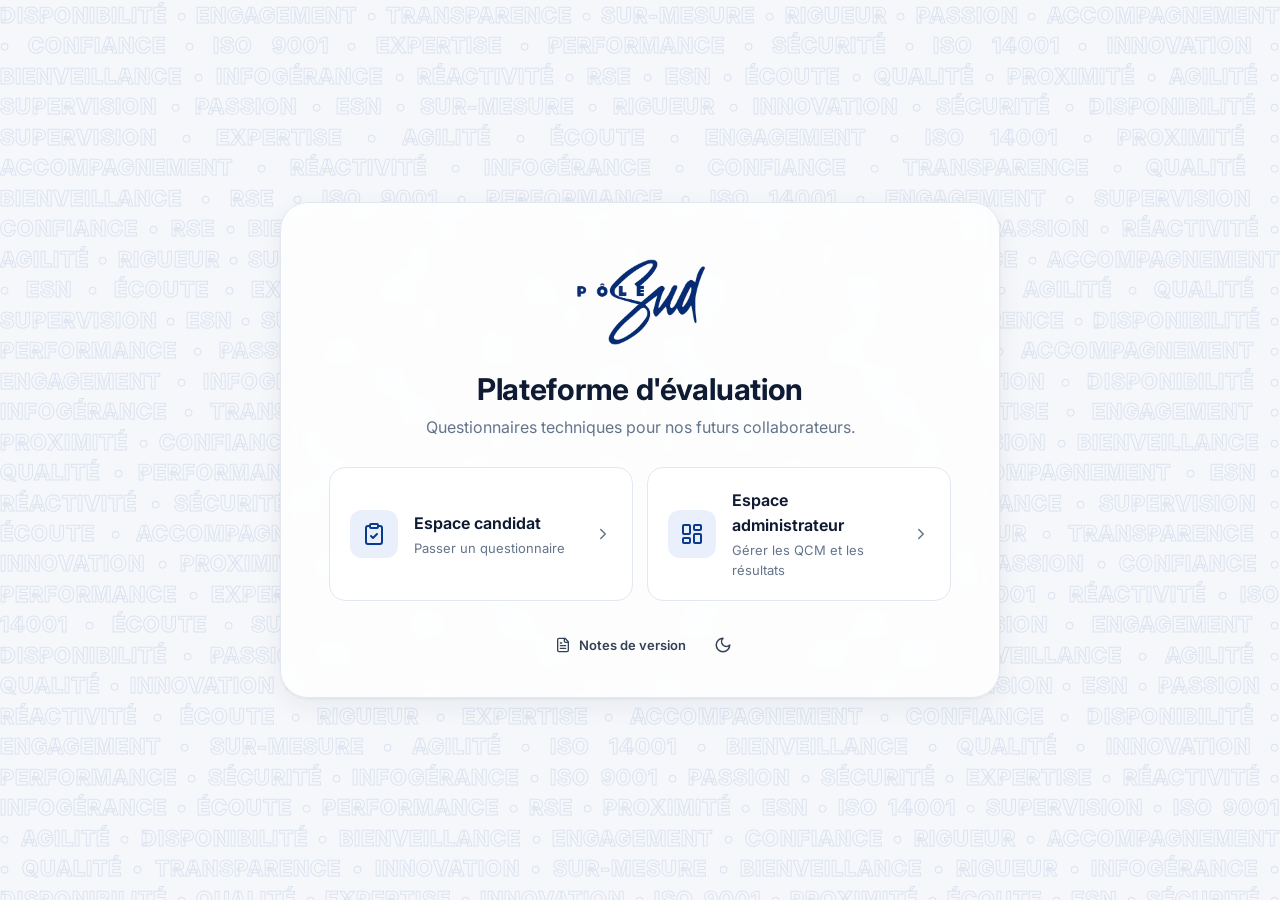
<file: public/index.html>
<!doctype html>
<html lang="fr">
<head>
  <meta charset="utf-8">
  <meta name="viewport" content="width=device-width, initial-scale=1">
  <title>Pôle Sud QCM</title>
  <meta name="description" content="Plateforme d'évaluation des candidats Pôle Sud.">
  <link rel="icon" type="image/png" href="favicon.png">
  <link rel="preconnect" href="https://fonts.googleapis.com">
  <link rel="preconnect" href="https://fonts.gstatic.com" crossorigin>
  <link rel="stylesheet" href="https://fonts.googleapis.com/css2?family=Inter:wght@400;500;600;700;800&display=swap">
  <script>try{var t=localStorage.getItem('qcm.theme');if(t)document.documentElement.dataset.theme=t;}catch(e){}</script>
  <link rel="stylesheet" href="styles.css">
  <script type="module">import { initPage } from "./js/ui.js"; initPage();</script>
</head>
<body class="landing-page">
  <!-- Fond typographique : mur des valeurs en lettres ajourées (rempli par script) -->
  <div class="value-cloud" aria-hidden="true"><div class="wall" id="valueWall"></div></div>

  <main class="landing">
    <div class="hublot">
      <div>
        <img class="logo-main" src="assets/logo-polesud.png" alt="Pôle Sud">
        <h1 style="margin-top:18px">Plateforme d'évaluation</h1>
        <p class="lead">Questionnaires techniques pour nos futurs collaborateurs.</p>
      </div>

      <nav class="portal-cards" aria-label="Choisir un espace">
        <a class="portal-card" href="candidate.html">
          <span class="pc-icon"><i data-icon="clipboard" class="icon-lg"></i></span>
          <span>
            <span class="pc-title" style="display:block">Espace candidat</span>
            <span class="pc-sub" style="display:block">Passer un questionnaire</span>
          </span>
          <i data-icon="chevron-right" class="pc-arrow"></i>
        </a>
        <a class="portal-card" href="admin.html">
          <span class="pc-icon"><i data-icon="dashboard" class="icon-lg"></i></span>
          <span>
            <span class="pc-title" style="display:block">Espace administrateur</span>
            <span class="pc-sub" style="display:block">Gérer les QCM et les résultats</span>
          </span>
          <i data-icon="chevron-right" class="pc-arrow"></i>
        </a>
      </nav>

      <div class="landing-foot">
        <a class="btn btn-ghost btn-sm" href="patchnote.html"><i data-icon="file" class="icon-sm"></i> Notes de version</a>
        <button class="btn btn-ghost btn-sm btn-icon" type="button" data-theme-toggle></button>
      </div>
    </div>
  </main>

  <script>
    // Remplit le fond avec un « mur » des valeurs, répété et mélangé, pour couvrir toute la page
    (function(){
      var words = ["Innovation","Proximité","Expertise","Confiance","Réactivité","Engagement",
        "Qualité","Écoute","Sécurité","Performance","Accompagnement","Disponibilité","Rigueur",
        "Passion","Sur-mesure","Infogérance","Bienveillance","Agilité","Transparence","ESN","Supervision",
        "RSE","ISO 9001","ISO 14001"];
      function shuffle(a){ a=a.slice(); for(var i=a.length-1;i>0;i--){ var j=Math.floor(Math.random()*(i+1)); var t=a[i]; a[i]=a[j]; a[j]=t; } return a; }
      var el = document.getElementById('valueWall');
      if(!el) return;
      var SEP = "   •   ";
      var block = "";
      for(var i=0;i<60;i++){ block += shuffle(words).join(SEP) + SEP; }
      el.textContent = block;
    })();
  </script>
</body>
</html>
</file>
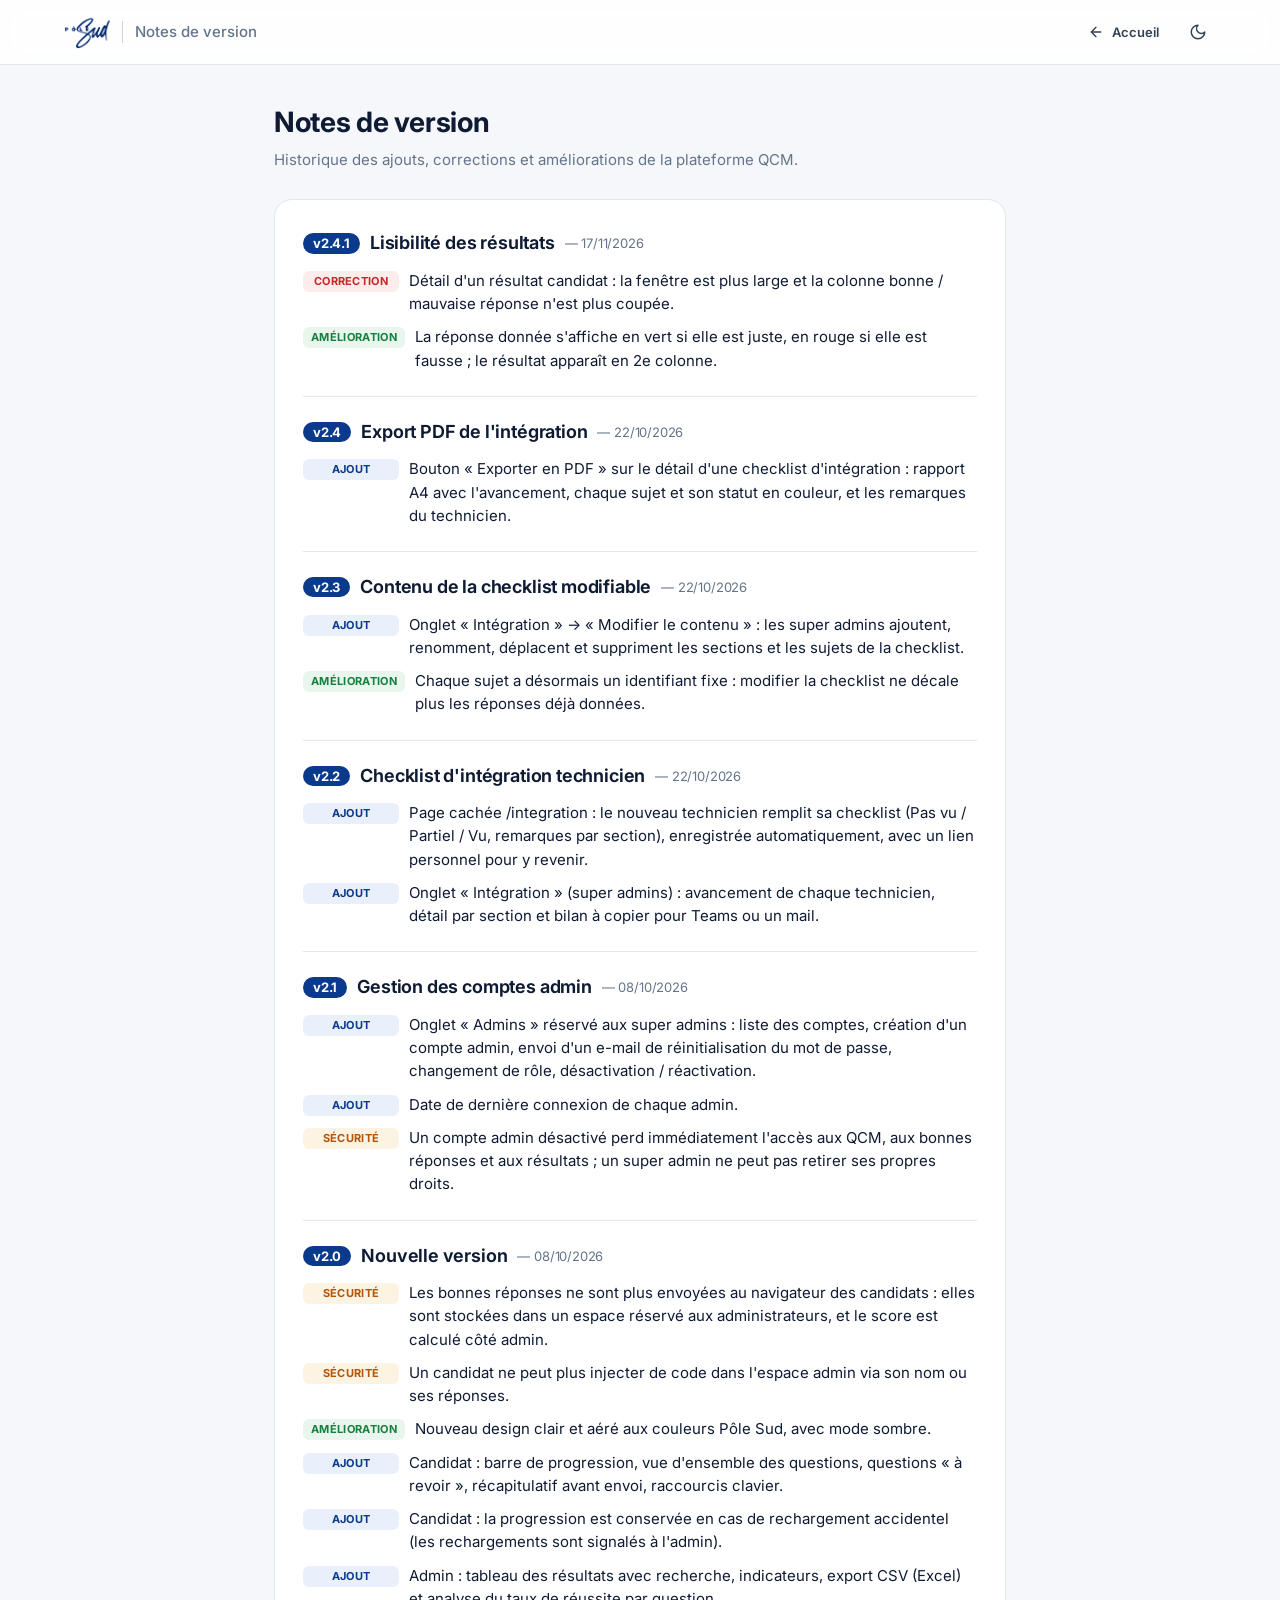
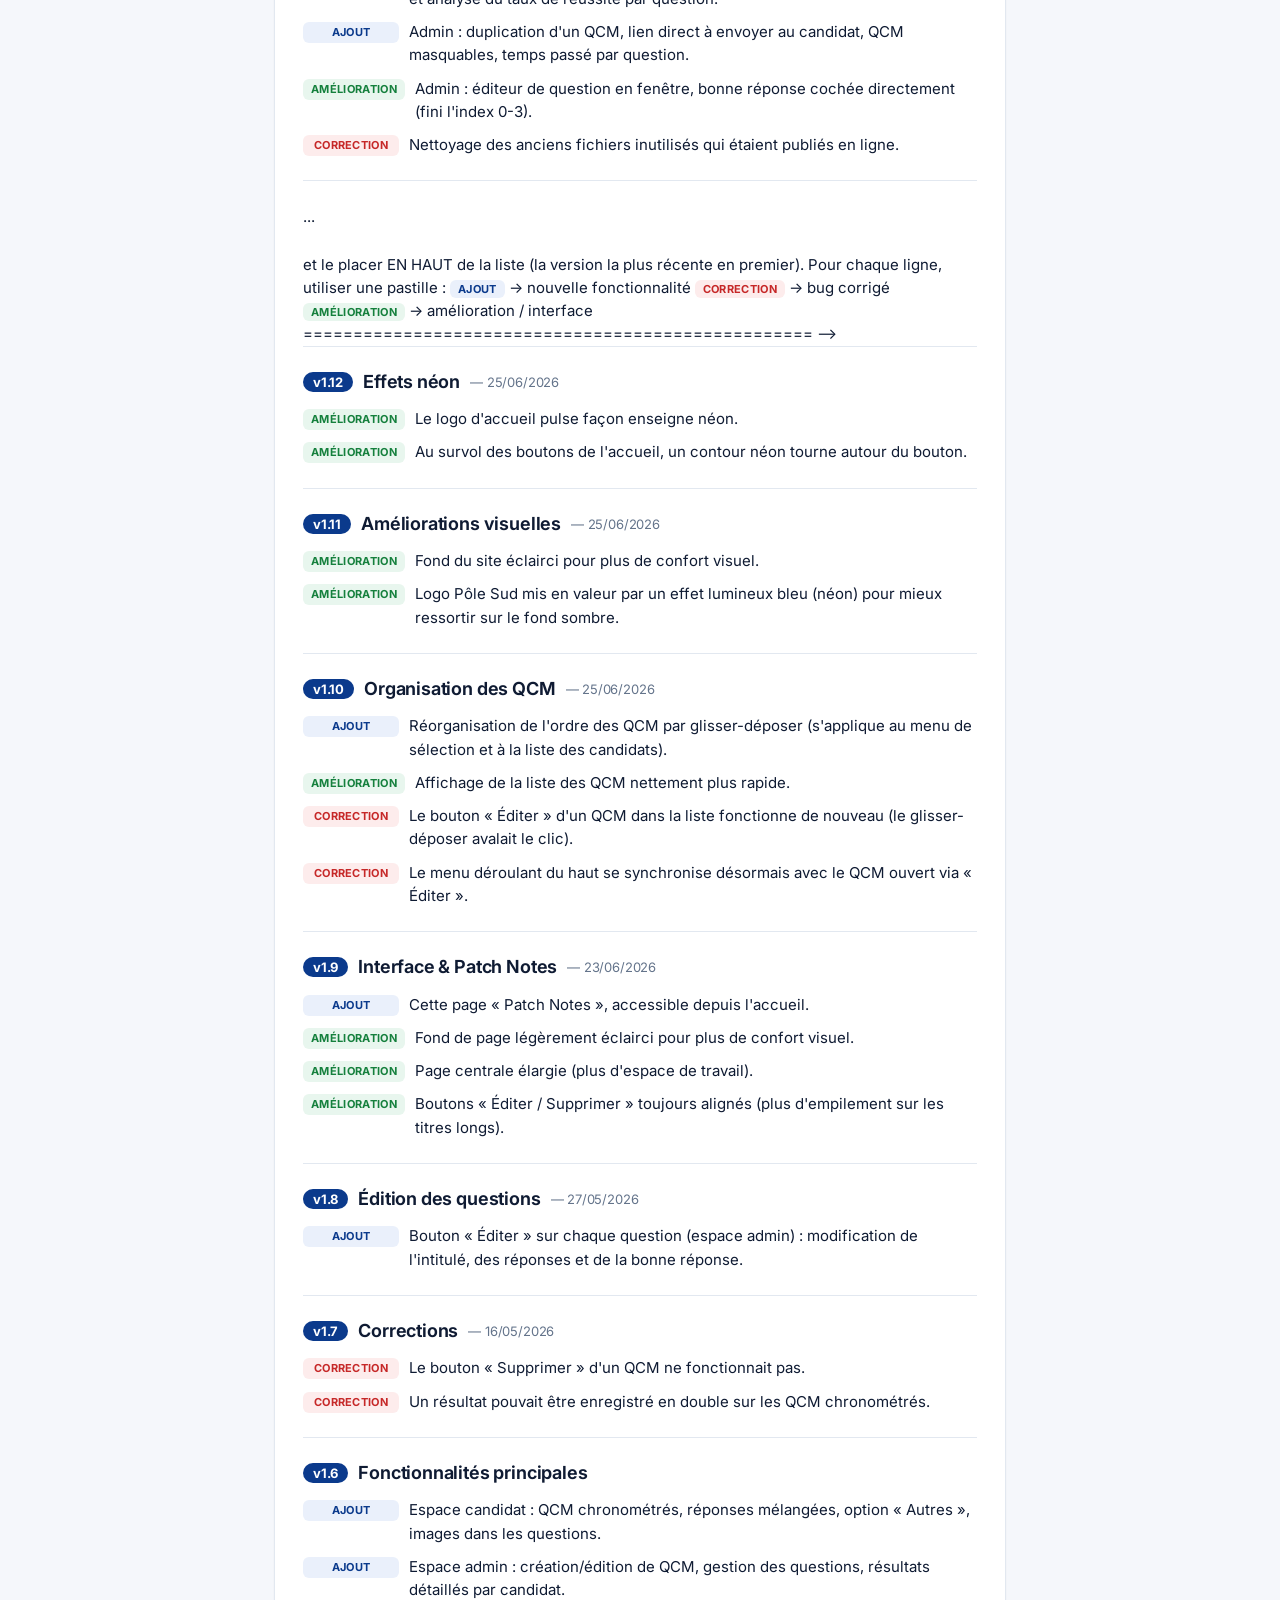
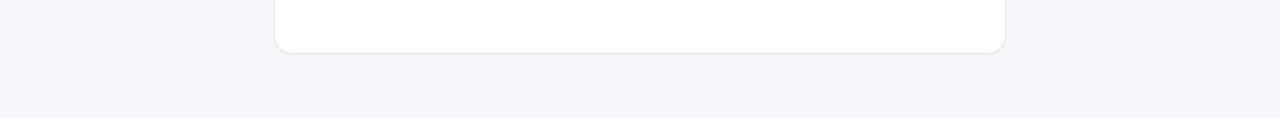
<file: public/patchnote.html>
<!doctype html>
<html lang="fr">
<head>
  <meta charset="utf-8">
  <meta name="viewport" content="width=device-width, initial-scale=1">
  <title>Pôle Sud QCM – Notes de version</title>
  <link rel="icon" type="image/png" href="favicon.png">
  <link rel="preconnect" href="https://fonts.googleapis.com">
  <link rel="preconnect" href="https://fonts.gstatic.com" crossorigin>
  <link rel="stylesheet" href="https://fonts.googleapis.com/css2?family=Inter:wght@400;500;600;700;800&display=swap">
  <script>try{var t=localStorage.getItem('qcm.theme');if(t)document.documentElement.dataset.theme=t;}catch(e){}</script>
  <link rel="stylesheet" href="styles.css">
  <script type="module">import { initPage } from "./js/ui.js"; initPage();</script>
</head>
<body>
  <header class="app-header">
    <div class="wrap">
      <a class="brand-link" href="index.html">
        <img src="assets/logo-polesud.png" alt="Pôle Sud">
        <span class="brand-sep"></span>
        <span class="brand-sub">Notes de version</span>
      </a>
      <div class="header-actions">
        <a class="btn btn-ghost btn-sm" href="index.html"><i data-icon="arrow-left" class="icon-sm"></i> Accueil</a>
        <button class="btn btn-ghost btn-icon" type="button" data-theme-toggle></button>
      </div>
    </div>
  </header>

  <main class="page">
    <div class="wrap wrap-narrow">
      <h1>Notes de version</h1>
      <p class="muted" style="margin:8px 0 28px">Historique des ajouts, corrections et améliorations de la plateforme QCM.</p>

      <!--
        ====== COMMENT AJOUTER UNE NOUVELLE VERSION ======
        Copier un bloc <div class="pn-version"> ... </div> et le placer EN HAUT de la liste
        (la version la plus récente en premier). Pour chaque ligne, utiliser une pastille :
          <span class="pn-chip pn-add">Ajout</span>          -> nouvelle fonctionnalité
          <span class="pn-chip pn-fix">Correction</span>     -> bug corrigé
          <span class="pn-chip pn-imp">Amélioration</span>   -> amélioration / interface
          <span class="pn-chip pn-sec">Sécurité</span>       -> sécurité
        ===================================================
      -->

      <div class="card">
      <div class="pn-version">
        <h2><span class="pn-ver-tag">v2.4.1</span> Lisibilité des résultats <span class="pn-date">— 17/11/2026</span></h2>
        <ul class="pn-list">
          <li><span class="pn-chip pn-fix">Correction</span> Détail d'un résultat candidat : la fenêtre est plus large et la colonne bonne / mauvaise réponse n'est plus coupée.</li>
          <li><span class="pn-chip pn-imp">Amélioration</span> La réponse donnée s'affiche en vert si elle est juste, en rouge si elle est fausse ; le résultat apparaît en 2e colonne.</li>
        </ul>
      </div>

      <div class="pn-version">
        <h2><span class="pn-ver-tag">v2.4</span> Export PDF de l'intégration <span class="pn-date">— 22/10/2026</span></h2>
        <ul class="pn-list">
          <li><span class="pn-chip pn-add">Ajout</span> Bouton « Exporter en PDF » sur le détail d'une checklist d'intégration : rapport A4 avec l'avancement, chaque sujet et son statut en couleur, et les remarques du technicien.</li>
        </ul>
      </div>

      <div class="pn-version">
        <h2><span class="pn-ver-tag">v2.3</span> Contenu de la checklist modifiable <span class="pn-date">— 22/10/2026</span></h2>
        <ul class="pn-list">
          <li><span class="pn-chip pn-add">Ajout</span> Onglet « Intégration » → « Modifier le contenu » : les super admins ajoutent, renomment, déplacent et suppriment les sections et les sujets de la checklist.</li>
          <li><span class="pn-chip pn-imp">Amélioration</span> Chaque sujet a désormais un identifiant fixe : modifier la checklist ne décale plus les réponses déjà données.</li>
        </ul>
      </div>

      <div class="pn-version">
        <h2><span class="pn-ver-tag">v2.2</span> Checklist d'intégration technicien <span class="pn-date">— 22/10/2026</span></h2>
        <ul class="pn-list">
          <li><span class="pn-chip pn-add">Ajout</span> Page cachée /integration : le nouveau technicien remplit sa checklist (Pas vu / Partiel / Vu, remarques par section), enregistrée automatiquement, avec un lien personnel pour y revenir.</li>
          <li><span class="pn-chip pn-add">Ajout</span> Onglet « Intégration » (super admins) : avancement de chaque technicien, détail par section et bilan à copier pour Teams ou un mail.</li>
        </ul>
      </div>

      <div class="pn-version">
        <h2><span class="pn-ver-tag">v2.1</span> Gestion des comptes admin <span class="pn-date">— 08/10/2026</span></h2>
        <ul class="pn-list">
          <li><span class="pn-chip pn-add">Ajout</span> Onglet « Admins » réservé aux super admins : liste des comptes, création d'un compte admin, envoi d'un e-mail de réinitialisation du mot de passe, changement de rôle, désactivation / réactivation.</li>
          <li><span class="pn-chip pn-add">Ajout</span> Date de dernière connexion de chaque admin.</li>
          <li><span class="pn-chip pn-sec">Sécurité</span> Un compte admin désactivé perd immédiatement l'accès aux QCM, aux bonnes réponses et aux résultats ; un super admin ne peut pas retirer ses propres droits.</li>
        </ul>
      </div>

      <div class="pn-version">
        <h2><span class="pn-ver-tag">v2.0</span> Nouvelle version <span class="pn-date">— 08/10/2026</span></h2>
        <ul class="pn-list">
          <li><span class="pn-chip pn-sec">Sécurité</span> Les bonnes réponses ne sont plus envoyées au navigateur des candidats : elles sont stockées dans un espace réservé aux administrateurs, et le score est calculé côté admin.</li>
          <li><span class="pn-chip pn-sec">Sécurité</span> Un candidat ne peut plus injecter de code dans l'espace admin via son nom ou ses réponses.</li>
          <li><span class="pn-chip pn-imp">Amélioration</span> Nouveau design clair et aéré aux couleurs Pôle Sud, avec mode sombre.</li>
          <li><span class="pn-chip pn-add">Ajout</span> Candidat : barre de progression, vue d'ensemble des questions, questions « à revoir », récapitulatif avant envoi, raccourcis clavier.</li>
          <li><span class="pn-chip pn-add">Ajout</span> Candidat : la progression est conservée en cas de rechargement accidentel (les rechargements sont signalés à l'admin).</li>
          <li><span class="pn-chip pn-add">Ajout</span> Admin : tableau des résultats avec recherche, indicateurs, export CSV (Excel) et analyse du taux de réussite par question.</li>
          <li><span class="pn-chip pn-add">Ajout</span> Admin : duplication d'un QCM, lien direct à envoyer au candidat, QCM masquables, temps passé par question.</li>
          <li><span class="pn-chip pn-imp">Amélioration</span> Admin : éditeur de question en fenêtre, bonne réponse cochée directement (fini l'index 0-3).</li>
          <li><span class="pn-chip pn-fix">Correction</span> Nettoyage des anciens fichiers inutilisés qui étaient publiés en ligne.</li>
        </ul>
      </div>

      <div class="pn-version"> ... </div> et le placer EN HAUT de la liste
        (la version la plus récente en premier). Pour chaque ligne, utiliser une pastille :
          <span class="pn-chip pn-add">Ajout</span>          -> nouvelle fonctionnalité
          <span class="pn-chip pn-fix">Correction</span>     -> bug corrigé
          <span class="pn-chip pn-imp">Amélioration</span>   -> amélioration / interface
        ===================================================
      -->

      <div class="pn-version">
        <h2><span class="pn-ver-tag">v1.12</span> Effets néon <span class="pn-date">— 25/06/2026</span></h2>
        <ul class="pn-list">
          <li><span class="pn-chip pn-imp">Amélioration</span> Le logo d'accueil pulse façon enseigne néon.</li>
          <li><span class="pn-chip pn-imp">Amélioration</span> Au survol des boutons de l'accueil, un contour néon tourne autour du bouton.</li>
        </ul>
      </div>

      <div class="pn-version">
        <h2><span class="pn-ver-tag">v1.11</span> Améliorations visuelles <span class="pn-date">— 25/06/2026</span></h2>
        <ul class="pn-list">
          <li><span class="pn-chip pn-imp">Amélioration</span> Fond du site éclairci pour plus de confort visuel.</li>
          <li><span class="pn-chip pn-imp">Amélioration</span> Logo Pôle Sud mis en valeur par un effet lumineux bleu (néon) pour mieux ressortir sur le fond sombre.</li>
        </ul>
      </div>

      <div class="pn-version">
        <h2><span class="pn-ver-tag">v1.10</span> Organisation des QCM <span class="pn-date">— 25/06/2026</span></h2>
        <ul class="pn-list">
          <li><span class="pn-chip pn-add">Ajout</span> Réorganisation de l'ordre des QCM par glisser-déposer (s'applique au menu de sélection et à la liste des candidats).</li>
          <li><span class="pn-chip pn-imp">Amélioration</span> Affichage de la liste des QCM nettement plus rapide.</li>
          <li><span class="pn-chip pn-fix">Correction</span> Le bouton « Éditer » d'un QCM dans la liste fonctionne de nouveau (le glisser-déposer avalait le clic).</li>
          <li><span class="pn-chip pn-fix">Correction</span> Le menu déroulant du haut se synchronise désormais avec le QCM ouvert via « Éditer ».</li>
        </ul>
      </div>

      <div class="pn-version">
        <h2><span class="pn-ver-tag">v1.9</span> Interface &amp; Patch Notes <span class="pn-date">— 23/06/2026</span></h2>
        <ul class="pn-list">
          <li><span class="pn-chip pn-add">Ajout</span> Cette page « Patch Notes », accessible depuis l'accueil.</li>
          <li><span class="pn-chip pn-imp">Amélioration</span> Fond de page légèrement éclairci pour plus de confort visuel.</li>
          <li><span class="pn-chip pn-imp">Amélioration</span> Page centrale élargie (plus d'espace de travail).</li>
          <li><span class="pn-chip pn-imp">Amélioration</span> Boutons « Éditer / Supprimer » toujours alignés (plus d'empilement sur les titres longs).</li>
        </ul>
      </div>

      <div class="pn-version">
        <h2><span class="pn-ver-tag">v1.8</span> Édition des questions <span class="pn-date">— 27/05/2026</span></h2>
        <ul class="pn-list">
          <li><span class="pn-chip pn-add">Ajout</span> Bouton « Éditer » sur chaque question (espace admin) : modification de l'intitulé, des réponses et de la bonne réponse.</li>
        </ul>
      </div>

      <div class="pn-version">
        <h2><span class="pn-ver-tag">v1.7</span> Corrections <span class="pn-date">— 16/05/2026</span></h2>
        <ul class="pn-list">
          <li><span class="pn-chip pn-fix">Correction</span> Le bouton « Supprimer » d'un QCM ne fonctionnait pas.</li>
          <li><span class="pn-chip pn-fix">Correction</span> Un résultat pouvait être enregistré en double sur les QCM chronométrés.</li>
        </ul>
      </div>

      <div class="pn-version">
        <h2><span class="pn-ver-tag">v1.6</span> Fonctionnalités principales</h2>
        <ul class="pn-list">
          <li><span class="pn-chip pn-add">Ajout</span> Espace candidat : QCM chronométrés, réponses mélangées, option « Autres », images dans les questions.</li>
          <li><span class="pn-chip pn-add">Ajout</span> Espace admin : création/édition de QCM, gestion des questions, résultats détaillés par candidat.</li>
        </ul>
      </div>
      </div>
    </div>
  </main>
</body>
</html>
</file>
<file: public/styles.css>
/* =====================================================================
   Pôle Sud • QCM — feuille de style v2
   Design clair et aéré aux couleurs du logo (bleu marine), mode sombre
   automatique (préférence système) ou forcé via le bouton soleil/lune.
   ===================================================================== */

/* ---------- Jetons de design (thème clair) ---------- */
:root{
  --bg:#f5f7fb;
  --surface:#ffffff;
  --surface-2:#f1f4f9;
  --surface-3:#e9eef6;
  --border:#e2e8f0;
  --border-strong:#cbd5e1;
  --ink:#0f1b33;
  --ink-2:#334155;
  --muted:#64748b;

  --brand:#0b3a8c;            /* bleu marine du logo */
  --brand-hover:#0a3278;
  --brand-ink:#ffffff;
  --brand-soft:#eaf0fb;
  --brand-ring:rgba(11,58,140,.22);

  --success:#15803d; --success-soft:#e8f6ee;
  --warn:#b45309;    --warn-soft:#fdf3e2;
  --danger:#c62828;  --danger-soft:#fdecec;

  --radius-sm:8px;
  --radius:12px;
  --radius-lg:18px;
  --shadow-sm:0 1px 2px rgba(15,27,51,.06);
  --shadow:0 1px 3px rgba(15,27,51,.06), 0 8px 24px rgba(15,27,51,.06);
  --shadow-lg:0 20px 50px rgba(15,27,51,.18);

  --wall-stroke:rgba(11,58,140,.10);
  --logo-filter:none;

  --font:"Inter", system-ui, -apple-system, "Segoe UI", Roboto, Arial, sans-serif;
  color-scheme:light;
}

/* ---------- Thème sombre (système) ---------- */
@media (prefers-color-scheme: dark){
  :root:not([data-theme="light"]){
    --bg:#0b1220; --surface:#111a2e; --surface-2:#16213a; --surface-3:#1c2944;
    --border:#22304b; --border-strong:#33445f;
    --ink:#e7ecf5; --ink-2:#c3cde0; --muted:#94a3b8;
    --brand:#7aa7ff; --brand-hover:#9bbcff; --brand-ink:#0b1220;
    --brand-soft:rgba(122,167,255,.12); --brand-ring:rgba(122,167,255,.30);
    --success:#4ade80; --success-soft:rgba(74,222,128,.12);
    --warn:#fbbf24;    --warn-soft:rgba(251,191,36,.12);
    --danger:#f87171;  --danger-soft:rgba(248,113,113,.12);
    --shadow-sm:0 1px 2px rgba(0,0,0,.3);
    --shadow:0 1px 3px rgba(0,0,0,.3), 0 8px 24px rgba(0,0,0,.25);
    --shadow-lg:0 20px 50px rgba(0,0,0,.5);
    --wall-stroke:rgba(255,255,255,.08);
    --logo-filter:drop-shadow(1px 0 0 #8ecbff) drop-shadow(-1px 0 0 #8ecbff) drop-shadow(0 1px 0 #8ecbff) drop-shadow(0 -1px 0 #8ecbff);
    color-scheme:dark;
  }
}
/* ---------- Thème sombre (forcé) ---------- */
:root[data-theme="dark"]{
  --bg:#0b1220; --surface:#111a2e; --surface-2:#16213a; --surface-3:#1c2944;
  --border:#22304b; --border-strong:#33445f;
  --ink:#e7ecf5; --ink-2:#c3cde0; --muted:#94a3b8;
  --brand:#7aa7ff; --brand-hover:#9bbcff; --brand-ink:#0b1220;
  --brand-soft:rgba(122,167,255,.12); --brand-ring:rgba(122,167,255,.30);
  --success:#4ade80; --success-soft:rgba(74,222,128,.12);
  --warn:#fbbf24;    --warn-soft:rgba(251,191,36,.12);
  --danger:#f87171;  --danger-soft:rgba(248,113,113,.12);
  --shadow-sm:0 1px 2px rgba(0,0,0,.3);
  --shadow:0 1px 3px rgba(0,0,0,.3), 0 8px 24px rgba(0,0,0,.25);
  --shadow-lg:0 20px 50px rgba(0,0,0,.5);
  --wall-stroke:rgba(255,255,255,.08);
  --logo-filter:drop-shadow(1px 0 0 #8ecbff) drop-shadow(-1px 0 0 #8ecbff) drop-shadow(0 1px 0 #8ecbff) drop-shadow(0 -1px 0 #8ecbff);
  color-scheme:dark;
}

/* ---------- Base ---------- */
*,*::before,*::after{ box-sizing:border-box; }
html{ -webkit-text-size-adjust:100%; }
body{
  margin:0;
  min-height:100vh;
  font-family:var(--font);
  font-size:15px;
  line-height:1.55;
  color:var(--ink);
  background:var(--bg);
  -webkit-font-smoothing:antialiased;
}
h1,h2,h3,h4{ margin:0; line-height:1.25; color:var(--ink); letter-spacing:-.01em; }
h1{ font-size:28px; font-weight:700; }
h2{ font-size:20px; font-weight:650; }
h3{ font-size:16px; font-weight:650; }
p{ margin:0; }
a{ color:var(--brand); text-decoration:none; }
a:hover{ text-decoration:underline; }
img{ max-width:100%; }
hr{ border:none; border-top:1px solid var(--border); margin:24px 0; }
:focus-visible{ outline:3px solid var(--brand-ring); outline-offset:2px; border-radius:6px; }
.hidden{ display:none !important; }
.sr-only{ position:absolute; width:1px; height:1px; overflow:hidden; clip:rect(0 0 0 0); white-space:nowrap; }

/* ---------- Mise en page ---------- */
.wrap{ width:100%; max-width:1200px; margin:0 auto; padding:0 24px; }
.wrap-narrow{ max-width:780px; }
.page{ padding:40px 0 64px; }
.stack{ display:flex; flex-direction:column; gap:16px; }
.stack-lg{ display:flex; flex-direction:column; gap:24px; }
.row{ display:flex; align-items:center; gap:12px; flex-wrap:wrap; }
.row-between{ display:flex; align-items:center; justify-content:space-between; gap:12px; flex-wrap:wrap; }
.spacer{ flex:1; }
.muted{ color:var(--muted); }
.small{ font-size:13px; color:var(--muted); }
.eyebrow{ font-size:12px; font-weight:600; letter-spacing:.06em; text-transform:uppercase; color:var(--muted); }
.grid-2{ display:grid; gap:16px; grid-template-columns:1fr; }
@media (min-width:760px){ .grid-2{ grid-template-columns:1fr 1fr; } }

/* ---------- En-tête d'application ---------- */
.app-header{
  position:sticky; top:0; z-index:50;
  background:color-mix(in srgb, var(--surface) 88%, transparent);
  -webkit-backdrop-filter:saturate(1.4) blur(10px);
  backdrop-filter:saturate(1.4) blur(10px);
  border-bottom:1px solid var(--border);
}
.app-header .wrap{ display:flex; align-items:center; gap:16px; height:64px; }
.brand-link{ display:flex; align-items:center; gap:12px; color:var(--ink); font-weight:650; }
.brand-link:hover{ text-decoration:none; }
.brand-link img{ height:34px; width:auto; filter:var(--logo-filter); }
.brand-link .brand-sep{ width:1px; height:22px; background:var(--border-strong); }
.brand-link .brand-sub{ color:var(--muted); font-weight:500; }
.header-actions{ margin-left:auto; display:flex; align-items:center; gap:8px; }
@media (max-width:600px){
  .brand-link .brand-sub, .brand-link .brand-sep{ display:none; }
  .header-email{ display:none; }
}

/* ---------- Icônes ---------- */
.icon{ width:18px; height:18px; flex-shrink:0; stroke:currentColor; fill:none; stroke-width:2; stroke-linecap:round; stroke-linejoin:round; vertical-align:middle; }
.icon-sm{ width:16px; height:16px; }
.icon-lg{ width:24px; height:24px; }

/* ---------- Cartes ---------- */
.card{
  background:var(--surface);
  border:1px solid var(--border);
  border-radius:var(--radius-lg);
  box-shadow:var(--shadow-sm);
  padding:28px;
}
.card-sm{ padding:20px; }
.card-header{ display:flex; align-items:flex-start; justify-content:space-between; gap:16px; margin-bottom:20px; flex-wrap:wrap; }
.card-title{ display:flex; align-items:center; gap:10px; }
.card-sub{ color:var(--muted); font-size:14px; margin-top:4px; }
@media (max-width:600px){ .card{ padding:20px; } }

/* ---------- Boutons ---------- */
.btn{
  display:inline-flex; align-items:center; justify-content:center; gap:8px;
  height:40px; padding:0 16px;
  font:inherit; font-size:14px; font-weight:600;
  color:var(--ink);
  background:var(--surface);
  border:1px solid var(--border-strong);
  border-radius:10px;
  cursor:pointer;
  white-space:nowrap;
  transition:background .15s, border-color .15s, color .15s, box-shadow .15s, transform .05s;
  text-decoration:none;
}
.btn:hover{ background:var(--surface-2); text-decoration:none; }
.btn:active{ transform:translateY(1px); }
.btn:disabled{ opacity:.55; cursor:not-allowed; }
.btn-primary{ background:var(--brand); border-color:var(--brand); color:var(--brand-ink); }
.btn-primary:hover{ background:var(--brand-hover); border-color:var(--brand-hover); }
.btn-ghost{ background:transparent; border-color:transparent; color:var(--ink-2); }
.btn-ghost:hover{ background:var(--surface-2); }
.btn-danger{ color:var(--danger); }
.btn-danger:hover{ background:var(--danger-soft); border-color:var(--danger); }
.btn-danger-solid{ background:var(--danger); border-color:var(--danger); color:#fff; }
.btn-danger-solid:hover{ filter:brightness(.95); background:var(--danger); }
.btn-sm{ height:32px; padding:0 12px; font-size:13px; border-radius:8px; }
.btn-lg{ height:48px; padding:0 22px; font-size:15px; border-radius:12px; }
.btn-icon{ width:36px; height:36px; padding:0; }
.btn-icon.btn-sm{ width:32px; height:32px; }
.btn-block{ width:100%; }

/* ---------- Formulaires ---------- */
.field{ display:flex; flex-direction:column; gap:6px; }
.field > label, .label{ font-size:13px; font-weight:600; color:var(--ink-2); }
.hint{ font-size:12px; color:var(--muted); }
.input, .select, .textarea{
  width:100%;
  height:42px;
  padding:0 14px;
  font:inherit; font-size:15px;
  color:var(--ink);
  background:var(--surface);
  border:1px solid var(--border-strong);
  border-radius:10px;
  transition:border-color .15s, box-shadow .15s;
}
.textarea{ height:auto; min-height:96px; padding:10px 14px; resize:vertical; line-height:1.5; }
.select{ appearance:none; padding-right:38px;
  background-image:url("data:image/svg+xml,%3Csvg xmlns='http://www.w3.org/2000/svg' width='16' height='16' viewBox='0 0 24 24' fill='none' stroke='%2364748b' stroke-width='2' stroke-linecap='round' stroke-linejoin='round'%3E%3Cpath d='m6 9 6 6 6-6'/%3E%3C/svg%3E");
  background-repeat:no-repeat; background-position:right 12px center; }
.input:focus, .select:focus, .textarea:focus{ outline:none; border-color:var(--brand); box-shadow:0 0 0 4px var(--brand-ring); }
.input::placeholder, .textarea::placeholder{ color:var(--muted); opacity:.8; }
.input-icon{ position:relative; }
.input-icon .icon{ position:absolute; left:12px; top:50%; transform:translateY(-50%); color:var(--muted); pointer-events:none; }
.input-icon .input{ padding-left:38px; }

input[type="file"]{ font:inherit; font-size:13px; color:var(--muted); }
input[type="file"]::file-selector-button{ font:inherit; font-size:13px; font-weight:600; height:34px; padding:0 14px; margin-right:12px; border-radius:8px; border:1px solid var(--border-strong); background:var(--surface); color:var(--ink); cursor:pointer; }
input[type="file"]::file-selector-button:hover{ background:var(--surface-2); }

/* Interrupteur (checkbox stylée) */
.switch{ display:inline-flex; align-items:center; gap:10px; cursor:pointer; font-size:14px; color:var(--ink-2); user-select:none; }
.switch input{ appearance:none; width:38px; height:22px; border-radius:999px; background:var(--border-strong); position:relative; cursor:pointer; transition:background .15s; margin:0; flex-shrink:0; }
.switch input::after{ content:""; position:absolute; top:3px; left:3px; width:16px; height:16px; border-radius:50%; background:#fff; box-shadow:0 1px 2px rgba(0,0,0,.2); transition:transform .15s; }
.switch input:checked{ background:var(--brand); }
.switch input:checked::after{ transform:translateX(16px); }
.switch input:focus-visible{ outline:3px solid var(--brand-ring); outline-offset:2px; }

/* ---------- Badges ---------- */
.badge{
  display:inline-flex; align-items:center; gap:6px;
  height:24px; padding:0 10px;
  font-size:12px; font-weight:600;
  border-radius:999px;
  background:var(--surface-2); color:var(--ink-2);
  border:1px solid var(--border);
  white-space:nowrap;
}
.badge-brand{ background:var(--brand-soft); color:var(--brand); border-color:transparent; }
.badge-success{ background:var(--success-soft); color:var(--success); border-color:transparent; }
.badge-warn{ background:var(--warn-soft); color:var(--warn); border-color:transparent; }
.badge-danger{ background:var(--danger-soft); color:var(--danger); border-color:transparent; }
.dot{ width:8px; height:8px; border-radius:50%; background:currentColor; display:inline-block; }

/* ---------- Alertes / bandeaux ---------- */
.alert{ display:flex; gap:12px; align-items:flex-start; padding:14px 16px; border-radius:var(--radius); border:1px solid var(--border); background:var(--surface-2); font-size:14px; }
.alert .icon{ margin-top:1px; }
.alert-warn{ background:var(--warn-soft); border-color:color-mix(in srgb, var(--warn) 35%, transparent); color:var(--ink); }
.alert-warn > .icon{ color:var(--warn); }
.alert-danger{ background:var(--danger-soft); border-color:color-mix(in srgb, var(--danger) 35%, transparent); }
.alert-danger > .icon{ color:var(--danger); }
.alert-brand{ background:var(--brand-soft); border-color:color-mix(in srgb, var(--brand) 25%, transparent); }
.alert-brand > .icon{ color:var(--brand); }
.alert .alert-body{ flex:1; display:flex; flex-direction:column; gap:4px; }

/* ---------- Onglets ---------- */
.tabs{ display:flex; gap:4px; padding:4px; background:var(--surface-2); border-radius:12px; border:1px solid var(--border); }
.tab{ display:inline-flex; align-items:center; gap:8px; height:34px; padding:0 14px; border:none; background:transparent; border-radius:8px; font:inherit; font-size:14px; font-weight:600; color:var(--muted); cursor:pointer; }
.tab:hover{ color:var(--ink); }
.tab[aria-selected="true"]{ background:var(--surface); color:var(--ink); box-shadow:var(--shadow-sm); }

/* ---------- Listes ---------- */
.list{ display:flex; flex-direction:column; gap:8px; }
.list-row{
  display:flex; align-items:center; gap:14px;
  padding:14px 16px;
  background:var(--surface);
  border:1px solid var(--border);
  border-radius:var(--radius);
  transition:border-color .15s, box-shadow .15s, background .15s;
}
.list-row:hover{ border-color:var(--border-strong); }
.list-row .grow{ flex:1; min-width:0; }
.list-row .title{ font-weight:600; overflow-wrap:anywhere; }
.list-row .actions{ display:flex; gap:4px; flex-shrink:0; }
.drag-handle{ color:var(--muted); cursor:grab; display:flex; }
.dragging{ opacity:.5; }
.drag-over{ border-color:var(--brand); box-shadow:0 0 0 3px var(--brand-ring); }
.empty{ text-align:center; padding:40px 16px; color:var(--muted); border:1px dashed var(--border-strong); border-radius:var(--radius); }
.empty .icon{ width:28px; height:28px; margin-bottom:8px; color:var(--muted); }

/* ---------- Tableaux ---------- */
.table-wrap{ overflow-x:auto; border:1px solid var(--border); border-radius:var(--radius); }
.table{ width:100%; border-collapse:collapse; font-size:14px; }
.table th{ text-align:left; font-size:12px; font-weight:600; text-transform:uppercase; letter-spacing:.04em; color:var(--muted); background:var(--surface-2); padding:12px 16px; white-space:nowrap; }
.table td{ padding:14px 16px; border-top:1px solid var(--border); vertical-align:middle; }
.table tbody tr:hover td{ background:color-mix(in srgb, var(--surface-2) 60%, transparent); }
.table .num{ text-align:right; font-variant-numeric:tabular-nums; }
.table .clickable{ cursor:pointer; }

/* Barre de score */
.meter{ display:flex; align-items:center; gap:10px; min-width:150px; }
.meter-track{ flex:1; height:6px; border-radius:999px; background:var(--surface-3); overflow:hidden; }
.meter-fill{ height:100%; border-radius:999px; background:var(--brand); }
.meter-fill.good{ background:var(--success); }
.meter-fill.mid{ background:var(--warn); }
.meter-fill.low{ background:var(--danger); }
.meter-label{ font-variant-numeric:tabular-nums; font-weight:600; font-size:13px; min-width:44px; text-align:right; }

/* Indicateurs clés */
.kpis{ display:grid; gap:16px; grid-template-columns:repeat(2, 1fr); }
@media (min-width:900px){ .kpis{ grid-template-columns:repeat(4, 1fr); } }
.kpi{ background:var(--surface); border:1px solid var(--border); border-radius:var(--radius); padding:18px 20px; }
.kpi-label{ font-size:13px; color:var(--muted); font-weight:500; }
.kpi-value{ font-size:26px; font-weight:700; margin-top:4px; font-variant-numeric:tabular-nums; letter-spacing:-.02em; }

/* ---------- Fenêtres (dialog natif) ---------- */
dialog.modal{
  width:min(640px, calc(100vw - 32px));
  max-height:calc(100vh - 48px);
  padding:0;
  border:1px solid var(--border);
  border-radius:var(--radius-lg);
  background:var(--surface);
  color:var(--ink);
  box-shadow:var(--shadow-lg);
}
dialog.modal-lg{ width:min(1280px, calc(100vw - 32px)); }
dialog.modal::backdrop{ background:rgba(15,23,42,.45); -webkit-backdrop-filter:blur(3px); backdrop-filter:blur(3px); }
dialog.modal[open]{ animation:pop .16s ease-out; }
@keyframes pop{ from{ opacity:0; transform:translateY(8px) scale(.98); } to{ opacity:1; transform:none; } }
.modal-head{ display:flex; align-items:flex-start; justify-content:space-between; gap:16px; padding:22px 24px 0; }
.modal-body{ padding:20px 24px; overflow:auto; max-height:calc(100vh - 200px); }
.modal-foot{ display:flex; justify-content:flex-end; gap:8px; padding:16px 24px 22px; border-top:1px solid var(--border); }

/* ---------- Notifications (toasts) ---------- */
.toasts{ position:fixed; z-index:2000; bottom:20px; left:50%; transform:translateX(-50%); display:flex; flex-direction:column; gap:8px; align-items:center; pointer-events:none; width:calc(100% - 32px); max-width:440px; }
.toast{ pointer-events:auto; display:flex; align-items:center; gap:10px; padding:12px 16px; border-radius:12px; background:var(--ink); color:var(--bg); box-shadow:var(--shadow-lg); font-size:14px; font-weight:500; animation:toastIn .2s ease-out; }
.toast.success .icon{ color:#4ade80; }
.toast.error .icon{ color:#f87171; }
.toast.leaving{ opacity:0; transform:translateY(6px); transition:opacity .2s, transform .2s; }
@keyframes toastIn{ from{ opacity:0; transform:translateY(8px); } to{ opacity:1; transform:none; } }

/* ---------- Chargement ---------- */
.spinner{ width:20px; height:20px; border-radius:50%; border:2px solid var(--border-strong); border-top-color:var(--brand); animation:spin .7s linear infinite; }
@keyframes spin{ to{ transform:rotate(360deg); } }
.skeleton{ background:linear-gradient(90deg, var(--surface-2), var(--surface-3), var(--surface-2)); background-size:200% 100%; animation:shimmer 1.2s infinite; border-radius:var(--radius); }
@keyframes shimmer{ to{ background-position:-200% 0; } }

/* =====================================================================
   ACCUEIL
   ===================================================================== */
.landing-page{ min-height:100vh; display:flex; flex-direction:column; }
.landing{ flex:1; display:flex; align-items:center; justify-content:center; padding:48px 20px; position:relative; z-index:1; }
.hublot{
  width:100%; max-width:720px;
  display:flex; flex-direction:column; align-items:center; text-align:center; gap:28px;
  padding:48px 48px 36px;
  border-radius:28px;
  background:color-mix(in srgb, var(--surface) 82%, transparent);
  -webkit-backdrop-filter:blur(10px);
  backdrop-filter:blur(10px);
  border:1px solid var(--border);
  box-shadow:var(--shadow);
}
.hublot .logo-main{ height:96px; width:auto; filter:var(--logo-filter); }
.hublot h1{ font-size:30px; }
.hublot .lead{ color:var(--muted); font-size:16px; margin-top:6px; }
.portal-cards{ width:100%; display:grid; gap:14px; grid-template-columns:1fr; }
@media (min-width:620px){ .portal-cards{ grid-template-columns:1fr 1fr; } }
.portal-card{
  display:flex; align-items:center; gap:16px; text-align:left;
  padding:20px; border-radius:16px;
  background:var(--surface); border:1px solid var(--border);
  color:var(--ink);
  transition:border-color .15s, box-shadow .15s, transform .15s;
}
.portal-card:hover{ text-decoration:none; border-color:var(--brand); box-shadow:0 0 0 4px var(--brand-ring); transform:translateY(-2px); }
.portal-card .pc-icon{ width:48px; height:48px; border-radius:12px; display:grid; place-items:center; background:var(--brand-soft); color:var(--brand); flex-shrink:0; }
.portal-card .pc-title{ font-weight:650; font-size:16px; }
.portal-card .pc-sub{ color:var(--muted); font-size:13px; margin-top:2px; }
.portal-card .pc-arrow{ margin-left:auto; color:var(--muted); }
.landing-foot{ display:flex; gap:8px; align-items:center; justify-content:center; flex-wrap:wrap; }
@media (max-width:600px){ .hublot{ padding:32px 20px 24px; border-radius:22px; } .hublot .logo-main{ height:72px; } }

/* Mur de mots (valeurs) en fond de l'accueil */
.value-cloud{ position:fixed; inset:0; z-index:0; overflow:hidden; pointer-events:none; user-select:none; }
.value-cloud .wall{
  margin:0; font-weight:800;
  font-size:clamp(13px, 1.7vw, 24px); line-height:1.4; letter-spacing:1px;
  text-transform:uppercase; text-align:justify; text-align-last:justify; word-spacing:.15em;
  color:transparent;
  -webkit-text-stroke:1px var(--wall-stroke);
}

/* =====================================================================
   ESPACE CANDIDAT
   ===================================================================== */
.quiz-options{ display:grid; gap:10px; }
.quiz-option{ position:relative; display:flex; align-items:center; gap:14px; padding:16px 18px; border:1px solid var(--border); border-radius:var(--radius); background:var(--surface); cursor:pointer; transition:border-color .15s, box-shadow .15s, background .15s; }
.quiz-option:hover{ border-color:var(--border-strong); background:var(--surface-2); }
.quiz-option input{ position:absolute; opacity:0; pointer-events:none; }
.quiz-option .qo-radio{ width:20px; height:20px; border-radius:50%; border:2px solid var(--border-strong); flex-shrink:0; display:grid; place-items:center; transition:border-color .15s; }
.quiz-option .qo-radio::after{ content:""; width:10px; height:10px; border-radius:50%; background:var(--brand); transform:scale(0); transition:transform .15s; }
.quiz-option:has(input:checked){ border-color:var(--brand); background:var(--brand-soft); box-shadow:0 0 0 1px var(--brand) inset; }
.quiz-option:has(input:checked) .qo-radio{ border-color:var(--brand); }
.quiz-option:has(input:checked) .qo-radio::after{ transform:scale(1); }
.quiz-option:has(input:focus-visible){ box-shadow:0 0 0 4px var(--brand-ring); }
.quiz-option .qo-title{ font-weight:600; }
.quiz-option .qo-desc{ font-size:13px; color:var(--muted); }
.quiz-option .badge{ margin-left:auto; }

/* Barre de test (sticky) */
.quiz-bar{ position:sticky; top:64px; z-index:40; background:color-mix(in srgb, var(--bg) 90%, transparent); -webkit-backdrop-filter:blur(8px); backdrop-filter:blur(8px); padding:14px 0 12px; border-bottom:1px solid var(--border); }
.quiz-bar .row-between{ flex-wrap:nowrap; }
@media (max-width:600px){ #progressText{ display:none; } }
.quiz-bar-title{ font-weight:650; overflow:hidden; text-overflow:ellipsis; white-space:nowrap; min-width:0; }
.progress{ height:6px; border-radius:999px; background:var(--surface-3); overflow:hidden; margin-top:12px; }
.progress-fill{ height:100%; background:var(--brand); border-radius:999px; transition:width .25s ease; }
.timer-pill{ display:inline-flex; align-items:center; gap:6px; height:32px; padding:0 12px; border-radius:999px; background:var(--surface); border:1px solid var(--border); font-weight:650; font-variant-numeric:tabular-nums; flex-shrink:0; }
.timer-pill.warn{ color:var(--danger); border-color:var(--danger); background:var(--danger-soft); animation:pulse 1s infinite alternate; }
@keyframes pulse{ from{ box-shadow:0 0 0 0 transparent; } to{ box-shadow:0 0 0 4px var(--danger-soft); } }

.q-card{ padding:36px; }
@media (max-width:600px){ .q-card{ padding:22px; } }
.q-text{ font-size:21px; font-weight:650; line-height:1.4; margin:10px 0 24px; overflow-wrap:anywhere; white-space:pre-wrap; }
.q-figure{ margin:0 0 24px; text-align:center; }
.q-figure button{ border:none; padding:0; background:none; cursor:zoom-in; border-radius:12px; }
.q-figure img{ max-height:300px; border-radius:12px; border:1px solid var(--border); display:block; margin:0 auto; }
.q-figure figcaption{ font-size:12px; color:var(--muted); margin-top:8px; }

.answers{ display:flex; flex-direction:column; gap:10px; }
.answer{ display:flex; align-items:flex-start; gap:14px; padding:14px 16px; border:1px solid var(--border-strong); border-radius:var(--radius); background:var(--surface); cursor:pointer; transition:border-color .15s, background .15s, box-shadow .15s; }
.answer:hover{ border-color:var(--brand); }
.answer input{ position:absolute; opacity:0; pointer-events:none; }
.answer-key{ width:30px; height:30px; border-radius:8px; display:grid; place-items:center; font-weight:700; font-size:13px; color:var(--ink-2); background:var(--surface-2); border:1px solid var(--border); flex-shrink:0; transition:all .15s; }
.answer-text{ padding-top:4px; overflow-wrap:anywhere; flex:1; }
.answer:has(input:checked){ border-color:var(--brand); background:var(--brand-soft); box-shadow:0 0 0 1px var(--brand) inset; }
.answer:has(input:checked) .answer-key{ background:var(--brand); border-color:var(--brand); color:var(--brand-ink); }
.answer:has(input:focus-visible){ box-shadow:0 0 0 4px var(--brand-ring); }
.answer-other{ flex-direction:column; align-items:stretch; }
.answer-other .answer-head{ display:flex; gap:14px; align-items:flex-start; }
.answer-other .textarea{ margin-top:12px; }

.q-foot{ display:flex; align-items:center; gap:10px; margin-top:28px; padding-top:20px; border-top:1px solid var(--border); flex-wrap:wrap; }
.flag-btn[aria-pressed="true"]{ color:var(--warn); border-color:var(--warn); background:var(--warn-soft); }
.kbd-hint{ font-size:12px; color:var(--muted); }
.kbd{ display:inline-block; padding:1px 6px; border-radius:5px; border:1px solid var(--border-strong); background:var(--surface-2); font-size:11px; font-family:ui-monospace, monospace; }
@media (max-width:700px){ .kbd-hint{ display:none; } }

/* Navigateur de questions */
.q-nav{ display:flex; flex-wrap:wrap; gap:6px; }
.q-dot{ width:36px; height:36px; border-radius:9px; border:1px solid var(--border-strong); background:var(--surface); color:var(--ink-2); font:inherit; font-size:13px; font-weight:600; cursor:pointer; position:relative; font-variant-numeric:tabular-nums; }
.q-dot:hover{ border-color:var(--brand); }
.q-dot.answered{ background:var(--brand-soft); border-color:transparent; color:var(--brand); }
.q-dot.current{ border:2px solid var(--brand); color:var(--brand); }
.q-dot.flagged::after{ content:""; position:absolute; top:-3px; right:-3px; width:10px; height:10px; border-radius:50%; background:var(--warn); border:2px solid var(--surface); }
.legend{ display:flex; gap:16px; flex-wrap:wrap; font-size:12px; color:var(--muted); }
.legend span{ display:inline-flex; align-items:center; gap:6px; }
.legend i{ width:12px; height:12px; border-radius:4px; display:inline-block; border:1px solid var(--border-strong); }
.legend i.l-answered{ background:var(--brand-soft); border-color:transparent; }
.legend i.l-flagged{ background:var(--warn); border-color:transparent; border-radius:50%; }

/* Écran final */
.done-icon{ width:64px; height:64px; border-radius:50%; display:grid; place-items:center; margin:0 auto 18px; background:var(--success-soft); color:var(--success); }
.done-icon .icon{ width:30px; height:30px; stroke-width:2.5; }

/* Zoom image */
.zoom{ position:fixed; inset:0; z-index:3000; background:rgba(2,6,23,.85); display:flex; align-items:center; justify-content:center; padding:24px; cursor:zoom-out; }
.zoom img{ max-width:96vw; max-height:90vh; border-radius:12px; background:#fff; box-shadow:var(--shadow-lg); }

/* =====================================================================
   ESPACE ADMIN
   ===================================================================== */
.auth-card{ max-width:420px; margin:72px auto 0; }
.admin-toolbar{ display:flex; align-items:center; justify-content:space-between; gap:16px; flex-wrap:wrap; margin-bottom:24px; }
.admin-layout{ display:grid; gap:24px; grid-template-columns:1fr; align-items:start; }
@media (min-width:1000px){ .admin-layout{ grid-template-columns:320px 1fr; } }
.sidebar{ position:sticky; top:88px; }
@media (max-width:999px){ .sidebar{ position:static; } }
.quiz-nav{ display:flex; flex-direction:column; gap:4px; max-height:calc(100vh - 220px); overflow:auto; margin:0 -8px; padding:0 8px; }
.quiz-nav-item{ display:flex; align-items:center; gap:10px; padding:10px 12px; border-radius:10px; border:1px solid transparent; cursor:pointer; color:var(--ink); background:transparent; text-align:left; font:inherit; width:100%; }
.quiz-nav-item:hover{ background:var(--surface-2); }
.quiz-nav-item.active{ background:var(--brand-soft); border-color:color-mix(in srgb, var(--brand) 30%, transparent); }
.quiz-nav-item .qn-title{ font-weight:600; font-size:14px; overflow:hidden; text-overflow:ellipsis; white-space:nowrap; }
.quiz-nav-item .qn-meta{ font-size:12px; color:var(--muted); }
.quiz-nav-item .grow{ min-width:0; flex:1; }
.status-dot{ width:8px; height:8px; border-radius:50%; flex-shrink:0; background:var(--success); }
.status-dot.off{ background:var(--border-strong); }

.q-row-num{ width:28px; height:28px; border-radius:8px; display:grid; place-items:center; background:var(--surface-2); font-size:12px; font-weight:700; color:var(--muted); flex-shrink:0; }
.chips{ display:flex; flex-wrap:wrap; gap:6px; margin-top:8px; }
.chip{ font-size:12px; padding:3px 9px; border-radius:7px; background:var(--surface-2); color:var(--ink-2); border:1px solid var(--border); max-width:100%; overflow-wrap:anywhere; }
.chip.correct{ background:var(--success-soft); color:var(--success); border-color:transparent; font-weight:600; }
.chip.missing{ background:var(--danger-soft); color:var(--danger); border-color:transparent; }

.answer-edit{ display:flex; align-items:center; gap:10px; }
.answer-edit input[type="radio"]{ width:20px; height:20px; accent-color:var(--success); flex-shrink:0; cursor:pointer; margin:0; }
.answer-edit .key{ width:28px; font-weight:700; color:var(--muted); text-align:center; flex-shrink:0; }
.img-preview{ display:flex; align-items:center; gap:12px; padding:10px; border:1px dashed var(--border-strong); border-radius:var(--radius); }
.img-preview img{ max-height:90px; border-radius:8px; }

.stat-row{ display:grid; grid-template-columns:28px 1fr 180px; gap:14px; align-items:center; padding:12px 0; border-top:1px solid var(--border); }
.stat-row:first-child{ border-top:none; }
@media (max-width:640px){ .stat-row{ grid-template-columns:28px 1fr; } .stat-row .meter{ grid-column:2; } }

/* =====================================================================
   PATCH NOTES
   ===================================================================== */
.pn-version{ padding:24px 0; border-top:1px solid var(--border); }
.pn-version:first-of-type{ border-top:none; padding-top:4px; }
.pn-version h2{ display:flex; align-items:center; gap:10px; flex-wrap:wrap; font-size:18px; }
.pn-ver-tag{ background:var(--brand); color:var(--brand-ink); font-weight:700; padding:2px 10px; border-radius:999px; font-size:13px; }
.pn-date{ font-size:13px; color:var(--muted); font-weight:400; }
.pn-list{ list-style:none; padding:0; margin:14px 0 0; display:grid; gap:10px; }
.pn-list li{ display:flex; gap:10px; align-items:flex-start; line-height:1.55; }
.pn-chip{ flex-shrink:0; font-size:11px; font-weight:700; padding:2px 8px; border-radius:6px; text-transform:uppercase; letter-spacing:.03em; margin-top:2px; min-width:96px; text-align:center; }
.pn-add{ background:var(--brand-soft); color:var(--brand); }
.pn-fix{ background:var(--danger-soft); color:var(--danger); }
.pn-imp{ background:var(--success-soft); color:var(--success); }
.pn-sec{ background:var(--warn-soft); color:var(--warn); }

/* Accessibilité : moins d'animations si demandé */
@media (prefers-reduced-motion: reduce){
  *,*::before,*::after{ animation:none !important; transition:none !important; }
}
summary::-webkit-details-marker{ display:none; }

/* =====================================================================
   CHECKLIST D'INTÉGRATION (page /integration + onglet admin)
   Couleurs de statut : Pas vu = gris, Partiel = orange, Vu = vert
   ===================================================================== */
.cl-items{ display:flex; flex-direction:column; }
.cl-item{ display:flex; align-items:center; justify-content:space-between; gap:16px; padding:12px 0; border-top:1px solid var(--border); }
.cl-item:first-child{ border-top:none; }
.cl-label{ min-width:0; overflow-wrap:anywhere; }
@media (max-width:640px){ .cl-item{ flex-direction:column; align-items:stretch; gap:8px; } }

.seg{ display:inline-flex; flex-shrink:0; padding:3px; gap:3px; border-radius:10px; background:var(--surface-2); border:1px solid var(--border); }
.seg button{ font:inherit; font-size:13px; font-weight:600; height:32px; padding:0 12px; border-radius:7px; border:1px solid transparent; background:transparent; color:var(--muted); cursor:pointer; transition:background .15s, color .15s; }
.seg button:hover{ color:var(--ink); background:var(--surface); }
.seg button[aria-checked="true"].s0{ background:var(--surface-3); color:var(--ink-2); border-color:var(--border-strong); }
.seg button[aria-checked="true"].s1{ background:var(--warn-soft); color:var(--warn); border-color:color-mix(in srgb, var(--warn) 45%, transparent); }
.seg button[aria-checked="true"].s2{ background:var(--success-soft); color:var(--success); border-color:color-mix(in srgb, var(--success) 45%, transparent); }
@media (max-width:640px){ .seg{ display:flex; } .seg button{ flex:1; } }

.legend i.lg-s0{ background:var(--surface-3); border-color:var(--border-strong); }
.legend i.lg-s1{ background:var(--warn); border-color:transparent; }
.legend i.lg-s2{ background:var(--success); border-color:transparent; }

.st{ display:inline-flex; align-items:center; height:22px; padding:0 8px; border-radius:6px; font-size:12px; font-weight:600; white-space:nowrap; }
.st.s0{ background:var(--surface-3); color:var(--ink-2); }
.st.s1{ background:var(--warn-soft); color:var(--warn); }
.st.s2{ background:var(--success-soft); color:var(--success); }

.save-state{ display:inline-flex; align-items:center; gap:6px; font-size:13px; color:var(--muted); white-space:nowrap; }
.save-state.ok{ color:var(--success); }
.save-state.err{ color:var(--danger); }
.icon.rot90{ transform:rotate(90deg); }

/* Détail d'un résultat candidat : réponse juste / fausse */
.ans-ok{ color:var(--success); font-weight:600; }
.ans-ko{ color:var(--danger); font-weight:600; }
.detail-table td, .detail-table th{ padding:12px 14px; }
.detail-table .col-q{ min-width:200px; width:34%; }
.detail-table .col-a{ min-width:140px; }
</file>
